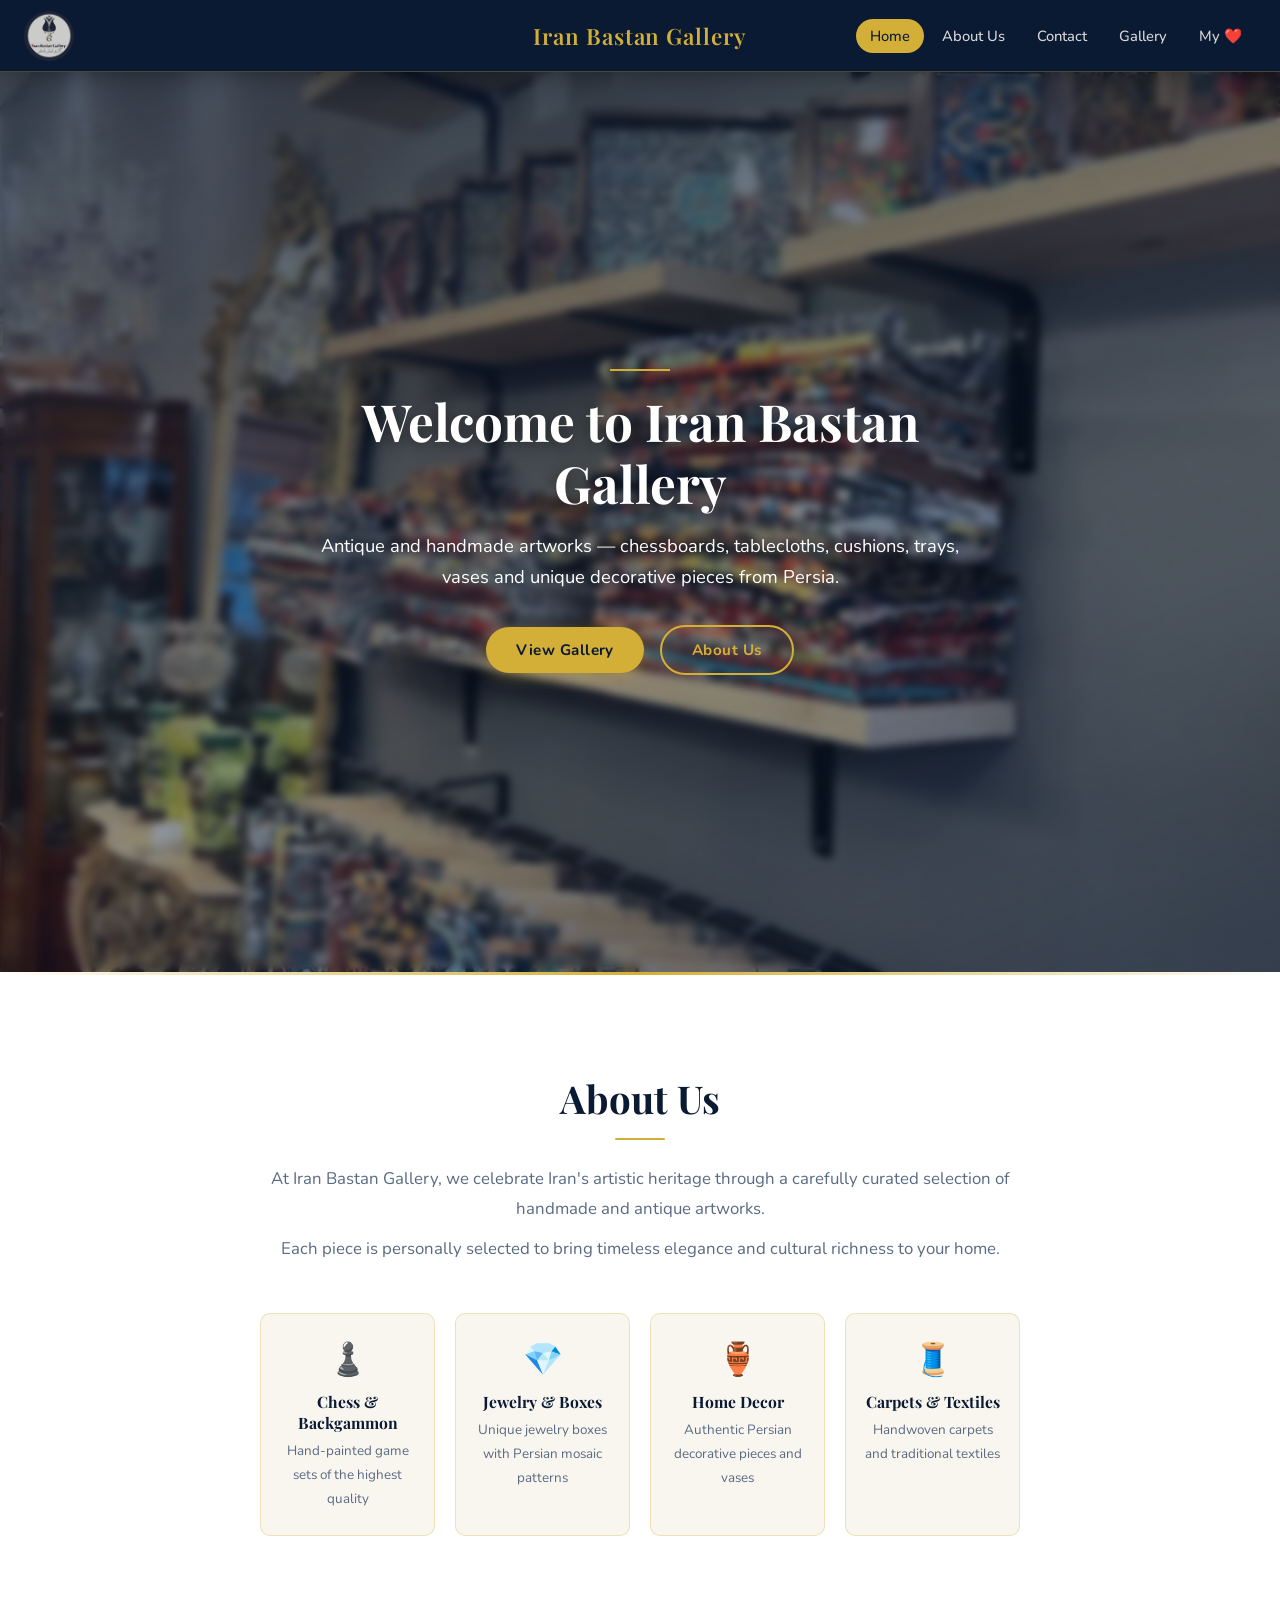
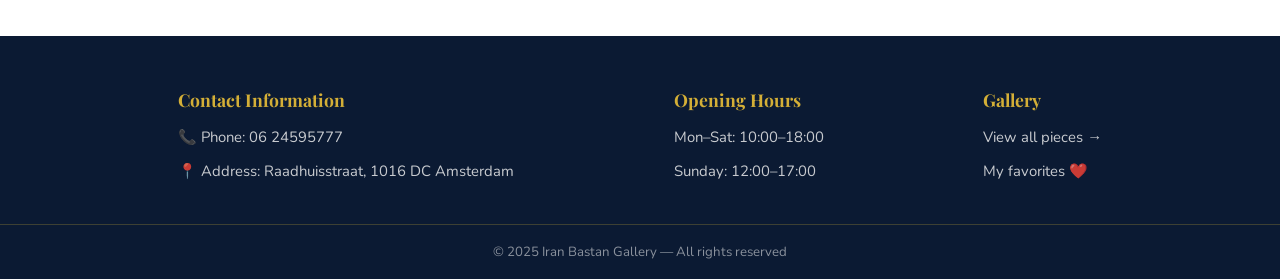
<file: index.html>
<!DOCTYPE html>
<html lang="en">
<head>
    <meta charset="UTF-8">
    <meta name="viewport" content="width=device-width, initial-scale=1.0">
    <meta name="keywords" content="Iran, Bastan, Gallery, Art, Culture, Crafts, Amsterdam">
    <meta name="description" content="Iran Bastan Gallery — Handmade and antique Persian artworks in Amsterdam. Chessboards, jewelry boxes, carpets and more.">
    <meta name="author" content="Iran Bastan Gallery">
    <title>Iran Bastan Gallery</title>
    <link rel="stylesheet" href="style/style.css">
    <link rel="preconnect" href="https://fonts.googleapis.com">
</head>
<body>

<!-- HEADER -->
<header class="fixed-header">
    <img src="image/Logo .jpg" alt="Iran Bastan Gallery Logo" class="logo">
    <h1>Iran Bastan Gallery</h1>
    <button class="hamburger" id="hamburger" aria-label="Open menu">
        <span></span><span></span><span></span>
    </button>
    <nav id="main-nav">
        <ul>
            <li class="active"><a href="index.html">Home</a></li>
            <li><a href="#about">About Us</a></li>
            <li><a href="#contact">Contact</a></li>
            <li><a href="gallary.html">Gallery</a></li>
            <li><a href="heart.html">My ❤️</a></li>
        </ul>
    </nav>
</header>

<!-- HERO -->
<section id="home" class="hero">
    <div class="hero-overlay"></div>
    <div class="hero-text">
        <span class="hero-ornament"></span>
        <h2>Welcome to Iran Bastan Gallery</h2>
        <p>Antique and handmade artworks — chessboards, tablecloths, cushions, trays, vases and unique decorative pieces from Persia.</p>
        <div class="hero-buttons">
            <a href="gallary.html" class="btn">View Gallery</a>
            <a href="#about" class="btn btn-outline">About Us</a>
        </div>
    </div>
</section>

<!-- ABOUT -->
<section id="about" class="about">
    <div class="about-inner reveal">
        <h2>About Us</h2>
        <div class="about-divider"></div>
        <p>At Iran Bastan Gallery, we celebrate Iran's artistic heritage through a carefully curated selection of handmade and antique artworks.</p>
        <p>Each piece is personally selected to bring timeless elegance and cultural richness to your home.</p>

        <div class="about-features">
            <div class="feature-card reveal">
                <div class="feature-icon">♟️</div>
                <h3>Chess & Backgammon</h3>
                <p>Hand-painted game sets of the highest quality</p>
            </div>
            <div class="feature-card reveal">
                <div class="feature-icon">💎</div>
                <h3>Jewelry & Boxes</h3>
                <p>Unique jewelry boxes with Persian mosaic patterns</p>
            </div>
            <div class="feature-card reveal">
                <div class="feature-icon">🏺</div>
                <h3>Home Decor</h3>
                <p>Authentic Persian decorative pieces and vases</p>
            </div>
            <div class="feature-card reveal">
                <div class="feature-icon">🧵</div>
                <h3>Carpets & Textiles</h3>
                <p>Handwoven carpets and traditional textiles</p>
            </div>
        </div>
    </div>
</section>

<!-- FOOTER / CONTACT -->
<footer id="contact">
    <div class="footer-content">
        <div class="footer-section">
            <h3>Contact Information</h3>
            <p>📞 Phone: 06 24595777</p>
            <p>📍 Address: Raadhuisstraat, 1016 DC Amsterdam</p>
        </div>
        <div class="footer-section">
            <h3>Opening Hours</h3>
            <p>Mon–Sat: 10:00–18:00</p>
            <p>Sunday: 12:00–17:00</p>
        </div>
        <div class="footer-section">
            <h3>Gallery</h3>
            <p><a href="gallary.html" style="color:inherit;text-decoration:none;">View all pieces →</a></p>
            <p><a href="heart.html" style="color:inherit;text-decoration:none;">My favorites ❤️</a></p>
        </div>
    </div>
    <div class="footer-bottom">
        <p>© 2025 Iran Bastan Gallery — All rights reserved</p>
    </div>
</footer>

<script src="script/script.js"></script>
</body>
</html>
</file>
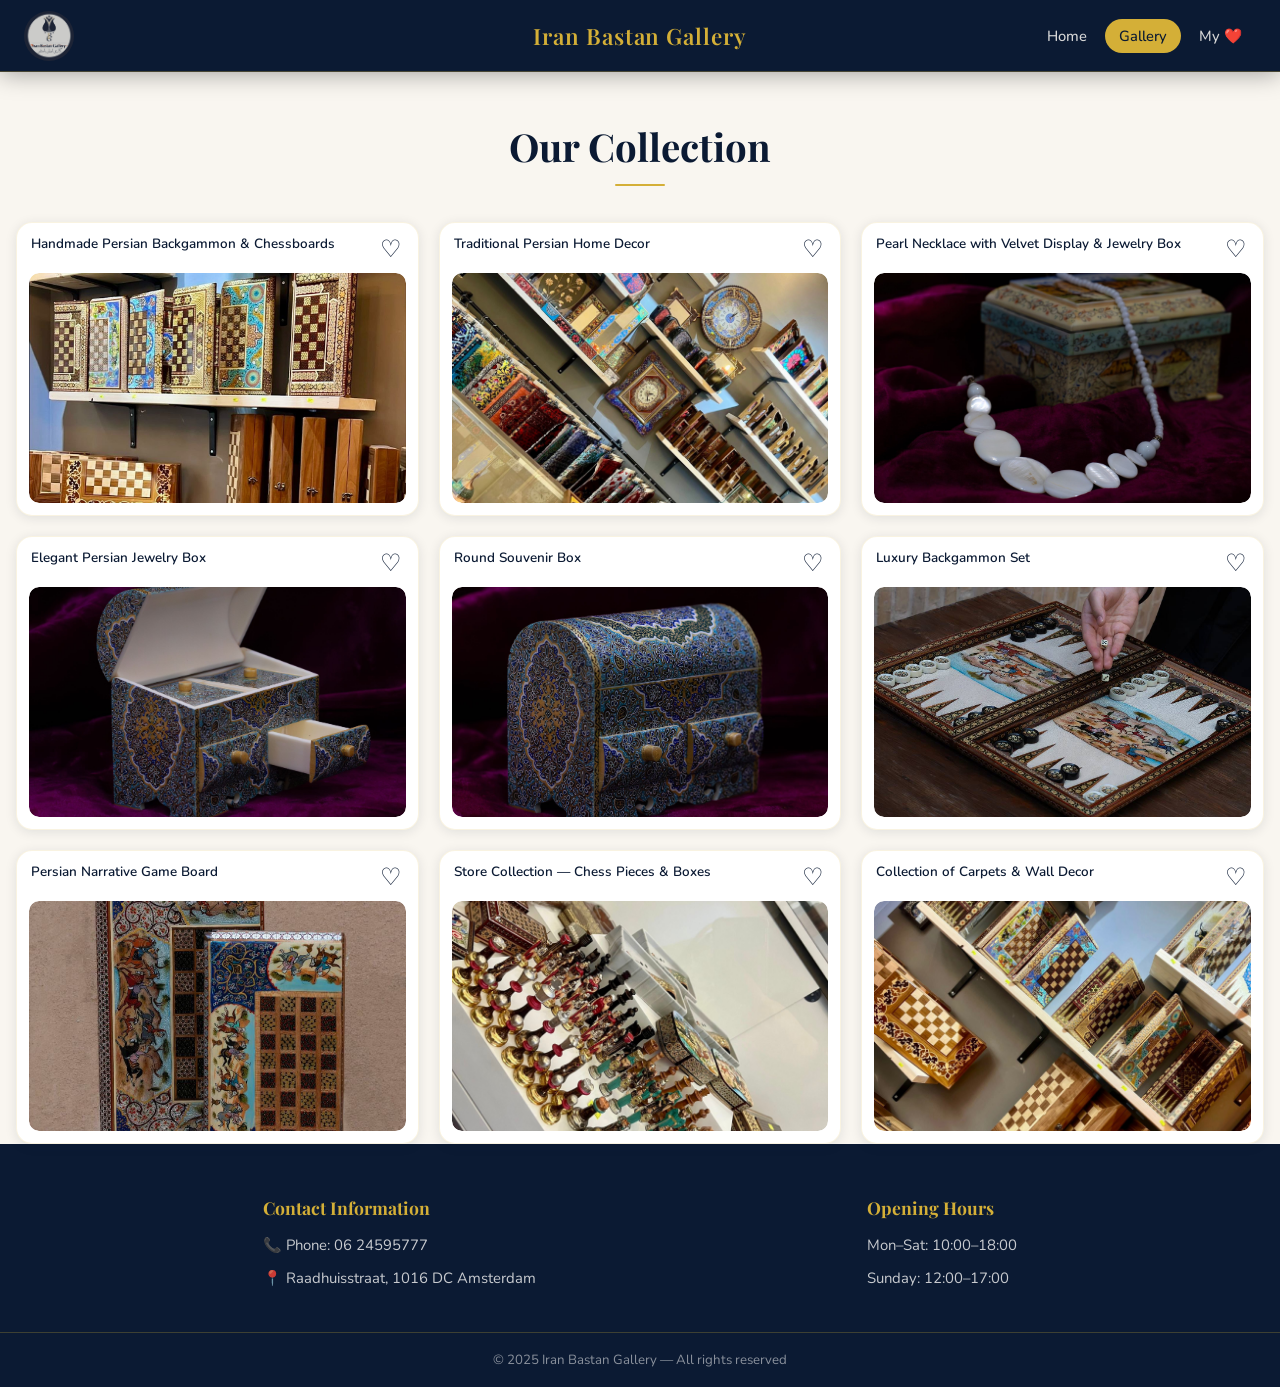
<file: gallary.html>
<!DOCTYPE html>
<html lang="en">
<head>
    <meta charset="UTF-8">
    <meta name="viewport" content="width=device-width, initial-scale=1.0">
    <title>Gallery — Iran Bastan Gallery</title>
    <link rel="stylesheet" href="style/style.css">
    <link rel="preconnect" href="https://fonts.googleapis.com">
</head>
<body>

<!-- HEADER -->
<header class="fixed-header">
    <img src="image/Logo .jpg" alt="Iran Bastan Gallery Logo" class="logo">
    <h1>Iran Bastan Gallery</h1>
    <button class="hamburger" id="hamburger" aria-label="Open menu">
        <span></span><span></span><span></span>
    </button>
    <nav id="main-nav">
        <ul>
            <li><a href="index.html">Home</a></li>
            <li class="active"><a href="gallary.html">Gallery</a></li>
            <li><a href="heart.html">My ❤️</a></li>
        </ul>
    </nav>
</header>

<!-- GALLERY SECTION -->
<section class="gallery">
    <h2>Our Collection</h2>
    <div class="gallery-page-divider"></div>

    <div class="gallery-container">

        <div class="gallery-item">
            <div class="card-header">
                <span class="photo-title">Handmade Persian Backgammon &amp; Chessboards</span>
                <span class="like-btn" data-id="1" data-img="image/f4.jpg" title="Opslaan als favoriet">♡</span>
            </div>
            <a href="#img1"><img src="image/f4.jpg" alt="Handmade Persian Backgammon and Chessboards" loading="lazy"></a>
        </div>
        <div id="img1" class="lightbox"><a href="#" class="close"></a><img src="image/f4.jpg" alt="Handmade Persian Backgammon and Chessboards"></div>

        <div class="gallery-item">
            <div class="card-header">
                <span class="photo-title">Traditional Persian Home Decor</span>
                <span class="like-btn" data-id="3" data-img="image/f3.jpg" title="Save as favorite">♡</span>
            </div>
            <a href="#img3"><img src="image/f3.jpg" alt="Traditional Persian Home Decor" loading="lazy"></a>
        </div>
        <div id="img3" class="lightbox"><a href="#" class="close"></a><img src="image/f3.jpg" alt="Traditional Persian Home Decor"></div>

        <div class="gallery-item">
            <div class="card-header">
                <span class="photo-title">Pearl Necklace with Velvet Display &amp; Jewelry Box</span>
                <span class="like-btn" data-id="4" data-img="image/f5.jpeg" title="Save as favorite">♡</span>
            </div>
            <a href="#img4"><img src="image/f5.jpeg" alt="Pearl Necklace with Velvet Display and Jewelry Box" loading="lazy"></a>
        </div>
        <div id="img4" class="lightbox"><a href="#" class="close"></a><img src="image/f5.jpeg" alt="Pearl Necklace with Velvet Display and Jewelry Box"></div>

        <div class="gallery-item">
            <div class="card-header">
                <span class="photo-title">Elegant Persian Jewelry Box</span>
                <span class="like-btn" data-id="5" data-img="image/f6.jpeg" title="Save as favorite">♡</span>
            </div>
            <a href="#img5"><img src="image/f6.jpeg" alt="Elegant Persian Jewelry Box" loading="lazy"></a>
        </div>
        <div id="img5" class="lightbox"><a href="#" class="close"></a><img src="image/f6.jpeg" alt="Elegant Persian Jewelry Box"></div>

        <div class="gallery-item">
            <div class="card-header">
                <span class="photo-title">Round Souvenir Box</span>
                <span class="like-btn" data-id="6" data-img="image/f7.jpeg" title="Save as favorite">♡</span>
            </div>
            <a href="#img6"><img src="image/f7.jpeg" alt="Round Souvenir Box" loading="lazy"></a>
        </div>
        <div id="img6" class="lightbox"><a href="#" class="close"></a><img src="image/f7.jpeg" alt="Round Souvenir Box"></div>

        <div class="gallery-item">
            <div class="card-header">
                <span class="photo-title">Luxury Backgammon Set</span>
                <span class="like-btn" data-id="7" data-img="image/f8.jpeg" title="Save as favorite">♡</span>
            </div>
            <a href="#img7"><img src="image/f8.jpeg" alt="Luxury Backgammon Set" loading="lazy"></a>
        </div>
        <div id="img7" class="lightbox"><a href="#" class="close"></a><img src="image/f8.jpeg" alt="Luxury Backgammon Set"></div>

        <div class="gallery-item">
            <div class="card-header">
                <span class="photo-title">Persian Narrative Game Board</span>
                <span class="like-btn" data-id="8" data-img="image/f9.jpeg" title="Save as favorite">♡</span>
            </div>
            <a href="#img8"><img src="image/f9.jpeg" alt="Persian Narrative Game Board" loading="lazy"></a>
        </div>
        <div id="img8" class="lightbox"><a href="#" class="close"></a><img src="image/f9.jpeg" alt="Persian Narrative Game Board"></div>

        <div class="gallery-item">
            <div class="card-header">
                <span class="photo-title">Store Collection — Chess Pieces &amp; Boxes</span>
                <span class="like-btn" data-id="9" data-img="image/f1.jpg" title="Save as favorite">♡</span>
            </div>
            <a href="#img9"><img src="image/f1.jpg" alt="Store collection chess pieces and boxes" loading="lazy"></a>
        </div>
        <div id="img9" class="lightbox"><a href="#" class="close"></a><img src="image/f1.jpg" alt="Store collection chess pieces and boxes"></div>

        <div class="gallery-item">
            <div class="card-header">
                <span class="photo-title">Collection of Carpets &amp; Wall Decor</span>
                <span class="like-btn" data-id="10" data-img="image/f2.jpg" title="Save as favorite">♡</span>
            </div>
            <a href="#img10"><img src="image/f2.jpg" alt="Collection of carpets and wall decor" loading="lazy"></a>
        </div>
        <div id="img10" class="lightbox"><a href="#" class="close"></a><img src="image/f2.jpg" alt="Collection of carpets and wall decor"></div>

    </div>

    <!-- VIDEO SECTION
    <h2 class="video-title">Videos from the Gallery</h2>
    <div class="gallery-page-divider"></div>

    <div class="video-grid">
        <div class="video-card">
            <video src="v1.mp4" controls playsinline preload="metadata" poster="image/f4.jpg"></video>
        </div>
        <div class="video-card">
            <video src="v2.mp4" controls playsinline preload="metadata" poster="image/f3.jpg"></video>
        </div>
        <div class="video-card">
            <video src="v3.mp4" controls playsinline preload="metadata" poster="image/f5.jpeg"></video>
        </div>
        <div class="video-card">
            <video src="v4.mp4" controls playsinline preload="metadata" poster="image/f6.jpeg"></video>
        </div>
        <div class="video-card">
            <video src="v5.mp4" controls playsinline preload="metadata" poster="image/f7.jpeg"></video>
        </div>
        <div class="video-card">
            <video src="v6.mp4" controls playsinline preload="metadata" poster="image/f8.jpeg"></video>
        </div>
        <div class="video-card">
            <video src="v7.mp4" controls playsinline preload="metadata" poster="image/f9.jpeg"></video>
        </div>
        <div class="video-card">
            <video src="v8.mp4" controls playsinline preload="metadata" poster="image/f1.jpg"></video>
        </div>
    </div>

</section> -->

<footer>
    <div class="footer-content">
        <div class="footer-section">
            <h3>Contact Information</h3>
            <p>📞 Phone: 06 24595777</p>
            <p>📍 Raadhuisstraat, 1016 DC Amsterdam</p>
        </div>
        <div class="footer-section">
            <h3>Opening Hours</h3>
            <p>Mon–Sat: 10:00–18:00</p>
            <p>Sunday: 12:00–17:00</p>
        </div>
    </div>
    <div class="footer-bottom">
        <p>© 2025 Iran Bastan Gallery — All rights reserved</p>
    </div>
</footer>

<script src="script/script.js"></script>
</body>
</html>
</file>
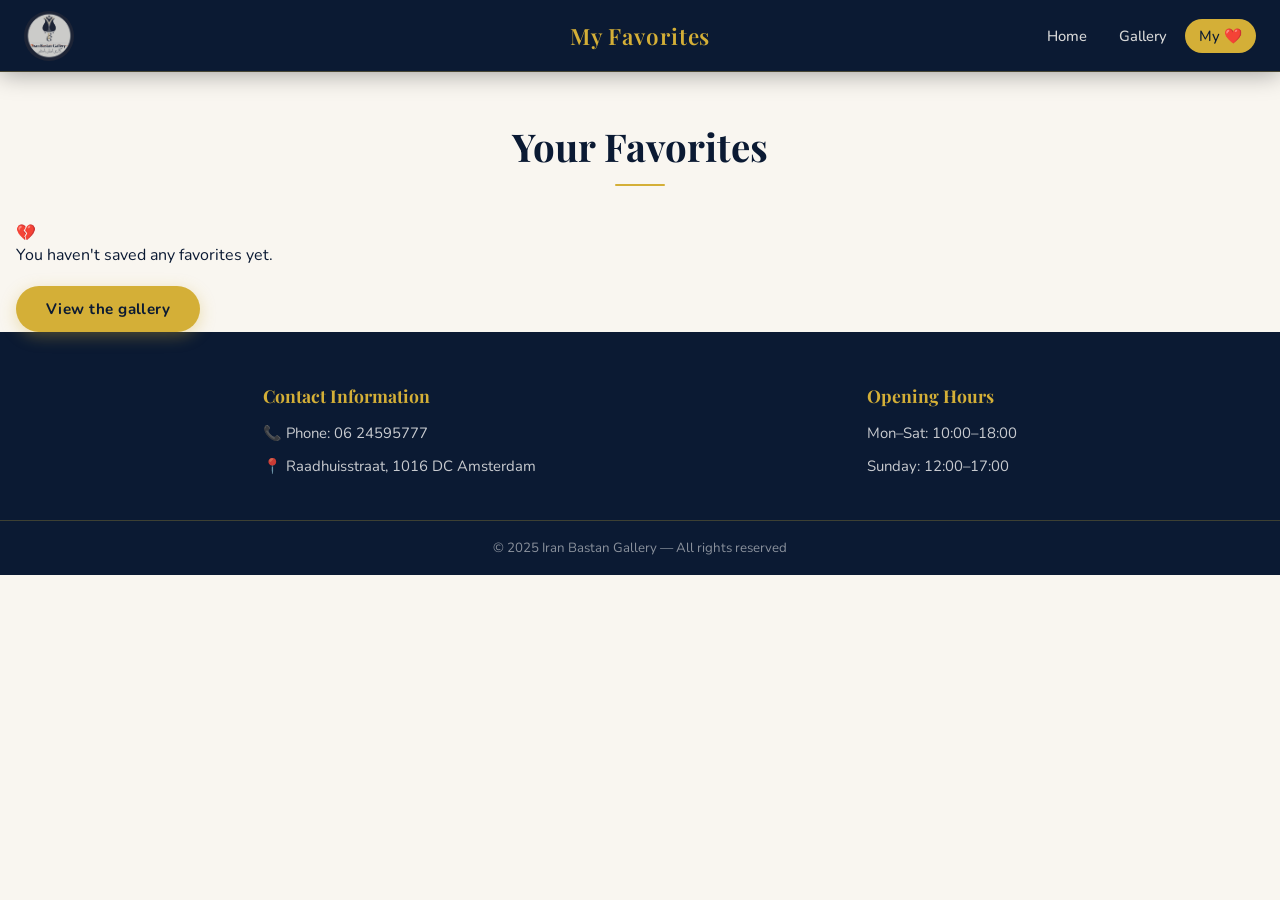
<file: heart.html>
<!DOCTYPE html>
<html lang="en">
<head>
    <meta charset="UTF-8">
    <meta name="viewport" content="width=device-width, initial-scale=1.0">
    <title>My Favorites — Iran Bastan Gallery</title>
    <link rel="stylesheet" href="style/style.css">
    <link rel="preconnect" href="https://fonts.googleapis.com">
</head>
<body>

<!-- HEADER -->
<header class="fixed-header">
    <img src="image/Logo .jpg" alt="Iran Bastan Gallery Logo" class="logo">
    <h1>My Favorites</h1>
    <button class="hamburger" id="hamburger" aria-label="Open menu">
        <span></span><span></span><span></span>
    </button>
    <nav id="main-nav">
        <ul>
            <li><a href="index.html">Home</a></li>
            <li><a href="gallary.html">Gallery</a></li>
            <li class="active"><a href="heart.html">My ❤️</a></li>
        </ul>
    </nav>
</header>

<!-- LIKED ITEMS -->
<section class="gallery">
    <h2>Your Favorites</h2>
    <div class="gallery-page-divider"></div>
    <div id="liked-items" class="gallery-container"></div>
</section>

<footer>
    <div class="footer-content">
        <div class="footer-section">
            <h3>Contact Information</h3>
            <p>📞 Phone: 06 24595777</p>
            <p>📍 Raadhuisstraat, 1016 DC Amsterdam</p>
        </div>
        <div class="footer-section">
            <h3>Opening Hours</h3>
            <p>Mon–Sat: 10:00–18:00</p>
            <p>Sunday: 12:00–17:00</p>
        </div>
    </div>
    <div class="footer-bottom">
        <p>© 2025 Iran Bastan Gallery — All rights reserved</p>
    </div>
</footer>

<script src="script/script.js"></script>
</body>
</html>
</file>
<file: style/style.css>
/* =============================================
   IRAN BASTAN GALLERY — Complete Stylesheet
   Mobile-first · Luxury · Animated
   ============================================= */

@import url('https://fonts.googleapis.com/css2?family=Playfair+Display:ital,wght@0,400;0,600;0,700;1,400&family=Nunito:wght@300;400;500;600&display=swap');

/* ---- CSS VARIABLES ---- */
:root {
    --navy:        #0b1a33;
    --navy-light:  #122040;
    --gold:        #d4af37;
    --gold-dark:   #b9972f;
    --gold-soft:   rgba(212,175,55,0.12);
    --gold-border: rgba(212,175,55,0.3);
    --cream:       #f9f6f0;
    --white:       #ffffff;
    --text:        #0b1a33;
    --text-light:  #f2f2f2;
    --text-muted:  #5a6a82;
    --shadow-sm:   0 2px 12px rgba(11,26,51,0.10);
    --shadow-md:   0 6px 24px rgba(11,26,51,0.15);
    --shadow-lg:   0 16px 48px rgba(11,26,51,0.22);
    --radius:      16px;
    --radius-sm:   10px;
    --ease:        cubic-bezier(.4,0,.2,1);
    --header-h:    72px;
}

/* ---- RESET ---- */
*, *::before, *::after { margin: 0; padding: 0; box-sizing: border-box; }
html { scroll-behavior: smooth; -webkit-text-size-adjust: 100%; }
img  { max-width: 100%; display: block; }

/* ---- BASE ---- */
body {
    font-family: 'Nunito', sans-serif;
    background-color: var(--cream);
    color: var(--text);
    padding-top: var(--header-h);
    overflow-x: hidden;
}

/* =============================================
   HEADER & NAV
   ============================================= */
.fixed-header {
    width: 100%;
    position: fixed;
    top: 0; left: 0;
    height: var(--header-h);
    background-color: var(--navy);
    display: flex;
    justify-content: space-between;
    align-items: center;
    padding: 0 24px;
    z-index: 1000;
    box-shadow: 0 2px 24px rgba(0,0,0,0.35);
    border-bottom: 1px solid var(--gold-border);
}

.fixed-header .logo {
    height: 50px;
    width: 50px;
    object-fit: cover;
    border-radius: 50%;
    flex-shrink: 0;
}

.fixed-header h1 {
    font-family: 'Playfair Display', serif;
    color: var(--gold);
    font-size: clamp(0.95rem, 2.5vw, 1.4rem);
    font-weight: 600;
    letter-spacing: 0.04em;
    position: absolute;
    left: 50%;
    transform: translateX(-50%);
    white-space: nowrap;
    pointer-events: none;
}

/* ---- Hamburger ---- */
.hamburger {
    display: none;
    flex-direction: column;
    gap: 5px;
    cursor: pointer;
    padding: 8px;
    background: none;
    border: none;
    z-index: 1010;
}
.hamburger span {
    display: block;
    width: 26px;
    height: 2px;
    background: var(--gold);
    border-radius: 2px;
    transition: all 0.35s var(--ease);
}
.hamburger.open span:nth-child(1) { transform: translateY(7px) rotate(45deg); }
.hamburger.open span:nth-child(2) { opacity: 0; transform: scaleX(0); }
.hamburger.open span:nth-child(3) { transform: translateY(-7px) rotate(-45deg); }

/* ---- Nav ---- */
nav ul { list-style: none; display: flex; gap: 4px; align-items: center; }
nav a {
    text-decoration: none;
    color: #d8d8d8;
    font-weight: 500;
    font-size: 0.92rem;
    padding: 7px 14px;
    border-radius: 20px;
    transition: all 0.25s var(--ease);
    white-space: nowrap;
}
nav a:hover,
nav li.active a {
    color: var(--navy);
    background: var(--gold);
}

/* =============================================
   HERO
   ============================================= */
.hero {
    position: relative;
    background: url('../image/foto2.webp') center/cover no-repeat;
    height: 100svh;
    min-height: 500px;
    display: flex;
    align-items: center;
    justify-content: center;
    text-align: center;
    overflow: hidden;
}

.hero-overlay {
    position: absolute;
    inset: 0;
    backdrop-filter: blur(4px);
    background: linear-gradient(160deg, rgba(11,26,51,0.75) 0%, rgba(11,26,51,0.45) 60%, rgba(11,26,51,0.65) 100%);
}

.hero-text {
    position: relative;
    z-index: 1;
    color: var(--white);
    max-width: 680px;
    padding: 24px 20px;
    animation: heroFadeUp 1s var(--ease) both;
}

.hero-ornament {
    display: block;
    width: 60px;
    height: 2px;
    background: var(--gold);
    margin: 0 auto 20px;
    animation: heroFadeUp 1s 0.1s var(--ease) both;
}

.hero-text h2 {
    font-family: 'Playfair Display', serif;
    font-size: clamp(1.9rem, 6vw, 3.2rem);
    line-height: 1.2;
    margin-bottom: 16px;
    text-shadow: 0 2px 16px rgba(0,0,0,0.5);
}

.hero-text p {
    font-size: clamp(1rem, 2.5vw, 1.15rem);
    opacity: 0.92;
    margin-bottom: 32px;
    line-height: 1.7;
    animation: heroFadeUp 1s 0.2s var(--ease) both;
}

.hero-buttons { animation: heroFadeUp 1s 0.35s var(--ease) both; }

@keyframes heroFadeUp {
    from { opacity: 0; transform: translateY(28px); }
    to   { opacity: 1; transform: translateY(0); }
}

/* =============================================
   BUTTONS
   ============================================= */
.btn {
    display: inline-block;
    background-color: var(--gold);
    color: var(--navy);
    padding: 13px 30px;
    text-decoration: none;
    border-radius: 30px;
    font-weight: 700;
    font-size: 0.95rem;
    letter-spacing: 0.03em;
    transition: all 0.28s var(--ease);
    box-shadow: 0 4px 16px rgba(212,175,55,0.35);
}
.btn:hover {
    background-color: var(--gold-dark);
    transform: translateY(-2px);
    box-shadow: 0 8px 24px rgba(212,175,55,0.45);
}
.btn:active { transform: translateY(0); }

.btn-outline {
    background: transparent;
    border: 2px solid var(--gold);
    color: var(--gold);
    box-shadow: none;
    margin-left: 12px;
}
.btn-outline:hover {
    background: var(--gold);
    color: var(--navy);
    box-shadow: 0 8px 24px rgba(212,175,55,0.35);
}

/* =============================================
   ABOUT
   ============================================= */
.about {
    text-align: center;
    padding: clamp(60px, 10vw, 100px) 24px;
    background: var(--white);
    position: relative;
    overflow: hidden;
}
.about::before {
    content: '';
    position: absolute;
    top: 0; left: 0; right: 0;
    height: 3px;
    background: linear-gradient(90deg, transparent, var(--gold), transparent);
}

.about-inner {
    max-width: 760px;
    margin: 0 auto;
}

.about h2 {
    font-family: 'Playfair Display', serif;
    font-size: clamp(1.6rem, 5vw, 2.4rem);
    margin-bottom: 12px;
    color: var(--navy);
}

.about-divider {
    width: 50px;
    height: 2px;
    background: var(--gold);
    margin: 14px auto 24px;
    border-radius: 2px;
}

.about p {
    font-size: clamp(0.95rem, 2vw, 1.05rem);
    line-height: 1.8;
    color: var(--text-muted);
    margin-bottom: 10px;
}

.about-features {
    display: grid;
    grid-template-columns: repeat(auto-fit, minmax(160px, 1fr));
    gap: 20px;
    margin-top: 48px;
    text-align: center;
}
.feature-card {
    background: var(--cream);
    border-radius: var(--radius-sm);
    padding: 24px 16px;
    border: 1px solid var(--gold-border);
    transition: transform 0.3s var(--ease), box-shadow 0.3s var(--ease);
}
.feature-card:hover { transform: translateY(-4px); box-shadow: var(--shadow-md); }
.feature-icon { font-size: 2rem; margin-bottom: 10px; }
.feature-card h3 {
    font-family: 'Playfair Display', serif;
    font-size: 0.98rem;
    color: var(--navy);
    margin-bottom: 6px;
}
.feature-card p { font-size: 0.84rem; margin-bottom: 0; }

/* =============================================
   GALLERY PAGE
   ============================================= */
.gallery {
    padding: 48px 16px 0;
    background: var(--cream);
}
.gallery > h2 {
    font-family: 'Playfair Display', serif;
    font-size: clamp(1.6rem, 5vw, 2.4rem);
    color: var(--navy);
    text-align: center;
    margin-bottom: 8px;
}
.gallery-page-divider {
    width: 50px; height: 2px;
    background: var(--gold);
    margin: 12px auto 36px;
    border-radius: 2px;
}

/* Grid */
.gallery-container {
    display: grid;
    grid-template-columns: repeat(3, 1fr);
    gap: 20px;
    max-width: 1300px;
    margin: 0 auto;
}

/* Cards */
.gallery-item {
    background: var(--white);
    border-radius: var(--radius);
    padding: 12px;
    box-shadow: var(--shadow-sm);
    border: 1px solid rgba(212,175,55,0.15);
    transition: transform 0.32s var(--ease), box-shadow 0.32s var(--ease);
    opacity: 0;
    transform: translateY(20px);
    animation: cardIn 0.6s var(--ease) forwards;
}
.gallery-item:nth-child(1) { animation-delay: 0.05s; }
.gallery-item:nth-child(2) { animation-delay: 0.10s; }
.gallery-item:nth-child(3) { animation-delay: 0.15s; }
.gallery-item:nth-child(4) { animation-delay: 0.20s; }
.gallery-item:nth-child(5) { animation-delay: 0.25s; }
.gallery-item:nth-child(6) { animation-delay: 0.30s; }
.gallery-item:nth-child(7) { animation-delay: 0.35s; }
.gallery-item:nth-child(8) { animation-delay: 0.40s; }

@keyframes cardIn {
    to { opacity: 1; transform: translateY(0); }
}

.gallery-item:hover {
    transform: translateY(-6px) scale(1.01);
    box-shadow: var(--shadow-lg);
}

.card-header {
    display: flex;
    justify-content: space-between;
    align-items: flex-start;
    gap: 8px;
    margin-bottom: 10px;
    padding: 0 2px;
}
.photo-title {
    font-size: 0.84rem;
    font-weight: 600;
    color: var(--navy);
    line-height: 1.3;
    flex: 1;
}
.like-btn {
    font-size: 1.5rem;
    cursor: pointer;
    transition: transform 0.2s var(--ease), color 0.2s;
    flex-shrink: 0;
    line-height: 1;
    padding: 2px;
    user-select: none;
}
.like-btn:hover { transform: scale(1.3); }
.like-btn.liked { color: #e53935; animation: heartPop 0.3s var(--ease); }

@keyframes heartPop {
    0%   { transform: scale(1); }
    50%  { transform: scale(1.45); }
    100% { transform: scale(1); }
}

.gallery-item a { overflow: hidden; border-radius: var(--radius-sm); display: block; }
.gallery-item img {
    width: 100%;
    height: 230px;
    object-fit: cover;
    border-radius: var(--radius-sm);
    transition: transform 0.4s var(--ease);
}
.gallery-item:hover img { transform: scale(1.04); }

/* Video section */
.video-title {
    font-family: 'Playfair Display', serif;
    text-align: center;
    margin: 60px 0 28px;
    font-size: clamp(1.4rem, 4vw, 2rem);
    color: var(--navy);
}
.video-grid {
    display: grid;
    grid-template-columns: repeat(4, 1fr);
    gap: 16px;
    max-width: 1300px;
    margin: 0 auto;
}
.video-card {
    background: var(--white);
    border-radius: var(--radius);
    overflow: hidden;
    box-shadow: var(--shadow-sm);
    border: 1px solid var(--gold-border);
    transition: transform 0.3s var(--ease), box-shadow 0.3s var(--ease);
}
.video-card:hover { transform: translateY(-5px); box-shadow: var(--shadow-lg); }
.video-card video {
    width: 100%;
    display: block;
    aspect-ratio: 9/16;
    object-fit: cover;
    background: #000;
}

/* =============================================
   LIGHTBOX
   ============================================= */
.lightbox {
    display: none;
    position: fixed;
    inset: 0;
    background: rgba(0,0,0,0.92);
    justify-content: center;
    align-items: center;
    z-index: 9999;
    padding: 20px;
}
.lightbox:target { display: flex; animation: fadeIn 0.25s var(--ease); }
@keyframes fadeIn { from { opacity: 0; } to { opacity: 1; } }

.lightbox img, .lightbox video {
    max-width: 94%;
    max-height: 90vh;
    border-radius: var(--radius-sm);
    box-shadow: 0 0 60px rgba(0,0,0,0.7);
}
.lightbox .close {
    position: fixed;
    top: 16px; right: 20px;
    width: 44px; height: 44px;
    background: white;
    border-radius: 50%;
    opacity: 0.85;
    display: flex;
    align-items: center;
    justify-content: center;
    text-decoration: none;
    font-size: 1.1rem;
    color: var(--navy);
    font-weight: bold;
    transition: opacity 0.2s, transform 0.2s;
}
.lightbox .close::before { content: '✕'; }
.lightbox .close:hover { opacity: 1; transform: scale(1.1); }

/* =============================================
   FOOTER
   ============================================= */
footer {
    background-color: var(--navy);
    color: var(--text-light);
    position: static;
    width: 100vw;
    margin-left: calc(-50vw + 50%);
    margin-bottom: 0;
    padding: 0;
}
footer::before {
    content: '';
    position: absolute;
    top: 0; left: 0; right: 0;
    height: 3px;
    background: linear-gradient(90deg, transparent, var(--gold), transparent);
}
.footer-content {
    display: flex;
    flex-wrap: wrap;
    justify-content: space-around;
    gap: 32px;
    max-width: 1100px;
    margin: 0 auto;
    padding: 52px 24px 32px;
    width: 100%;
}
.footer-section h3 {
    font-family: 'Playfair Display', serif;
    color: var(--gold);
    margin-bottom: 14px;
    font-size: 1.1rem;
}
.footer-section p {
    margin-bottom: 8px;
    font-size: 0.93rem;
    color: rgba(242,242,242,0.82);
    line-height: 1.7;
}
.footer-bottom {
    border-top: 1px solid rgba(212,175,55,0.25);
    text-align: center;
    padding: 18px 20px;
    font-size: 0.83rem;
    color: rgba(242,242,242,0.55);
}
.footer-bottom p { margin: 0; }

/* =============================================
   SCROLL REVEAL
   ============================================= */
.reveal {
    opacity: 0;
    transform: translateY(30px);
    transition: opacity 0.7s var(--ease), transform 0.7s var(--ease);
}
.reveal.visible { opacity: 1; transform: translateY(0); }

/* =============================================
   RESPONSIVE
   ============================================= */
@media (max-width: 900px) {
    .video-grid { grid-template-columns: repeat(2, 1fr); }
}

@media (max-width: 768px) {
    :root { --header-h: 64px; }

    .fixed-header { padding: 0 16px; }
    .fixed-header h1 { font-size: 1rem; max-width: 46%; overflow: hidden; text-overflow: ellipsis; }

    .hamburger { display: flex; }

    nav {
        position: fixed;
        top: var(--header-h); left: 0;
        width: 100%;
        background: var(--navy-light);
        border-top: 1px solid var(--gold-border);
        max-height: 0;
        overflow: hidden;
        transition: max-height 0.4s var(--ease);
        z-index: 999;
    }
    nav.open { max-height: 400px; padding-bottom: 12px; }
    nav ul { flex-direction: column; gap: 0; padding: 8px 0; }
    nav ul li { width: 100%; }
    nav a { display: block; padding: 14px 24px; border-radius: 0; font-size: 1.05rem; border-bottom: 1px solid rgba(212,175,55,0.1); }
    nav a:hover, nav li.active a { background: var(--gold-soft); color: var(--gold); }

    .gallery-container { grid-template-columns: repeat(2, 1fr); gap: 14px; }
    .gallery-item img { height: 180px; }

    .video-grid { grid-template-columns: repeat(2, 1fr); gap: 12px; }

    .about-features { grid-template-columns: repeat(2, 1fr); }

    .btn-outline { margin-left: 0; margin-top: 10px; }
}

@media (max-width: 480px) {
    .fixed-header h1 { display: none; }

    .gallery-container { grid-template-columns: 1fr; }
    .gallery-item img { height: 240px; }
    .video-grid { grid-template-columns: 1fr; }

    .about-features { grid-template-columns: 1fr; }
    .footer-content { flex-direction: column; gap: 24px; padding: 36px 20px 24px; }
}
</file>
